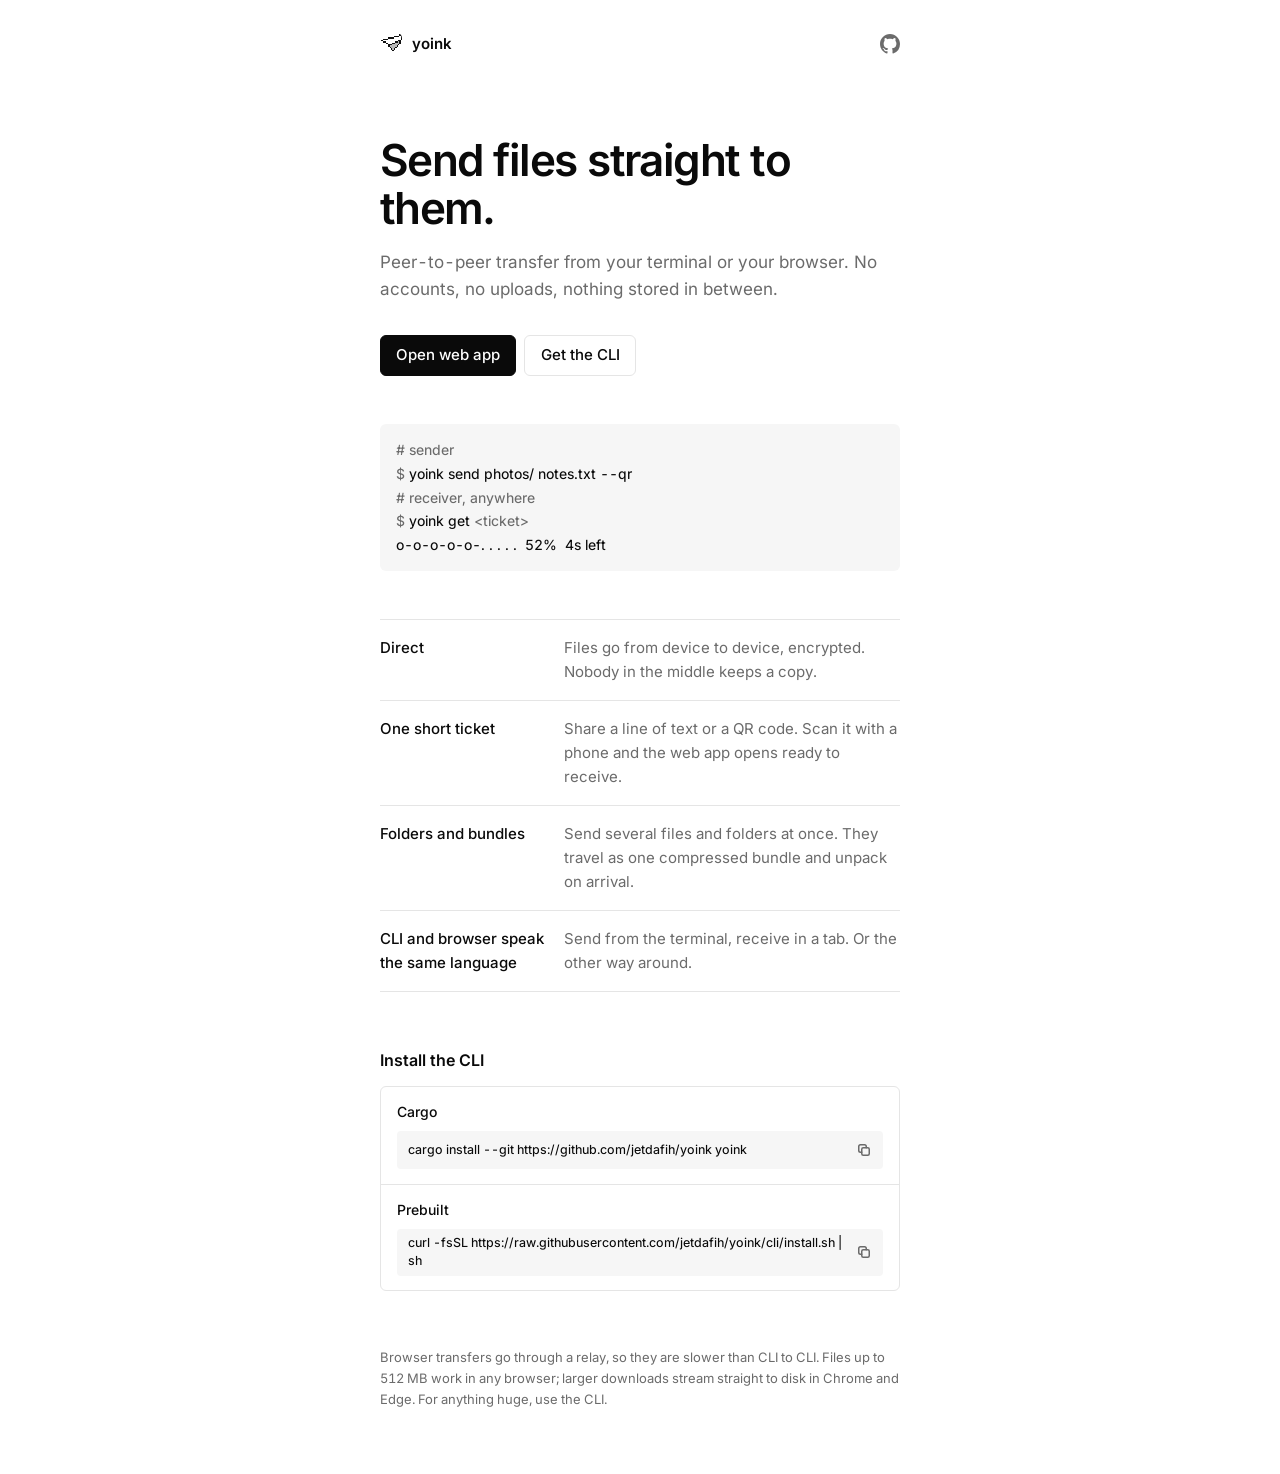
<file: web/www/index.html>
<!doctype html>
<html lang="en">
<head>
<meta charset="utf-8">
<meta name="viewport" content="width=device-width, initial-scale=1, viewport-fit=cover">
<title>yoink · send files, no strings attached</title>
<meta name="description" content="Peer-to-peer file transfer. No accounts, no uploads, no servers holding your files.">
<link rel="icon" href="logo.svg">
<link rel="preload" href="fonts/inter.woff2" as="font" type="font/woff2" crossorigin>
<link rel="stylesheet" href="style.css">
</head>
<body>
<main>
  <nav>
    <a class="brand" href="./"><img src="logo.svg" alt="">yoink</a>
    <a class="link" href="https://github.com/jetdafih/yoink" aria-label="yoink on GitHub" title="GitHub">
      <svg viewBox="0 0 16 16" aria-hidden="true" fill="currentColor"><path d="M8 0C3.58 0 0 3.58 0 8c0 3.54 2.29 6.53 5.47 7.59.4.07.55-.17.55-.38 0-.19-.01-.82-.01-1.49-2.01.37-2.53-.49-2.69-.94-.09-.23-.48-.94-.82-1.13-.28-.15-.68-.52-.01-.53.63-.01 1.08.58 1.23.82.72 1.21 1.87.87 2.33.66.07-.52.28-.87.51-1.07-1.78-.2-3.64-.89-3.64-3.95 0-.87.31-1.59.82-2.15-.08-.2-.36-1.02.08-2.12 0 0 .67-.21 2.2.82.64-.18 1.32-.27 2-.27s1.36.09 2 .27c1.53-1.04 2.2-.82 2.2-.82.44 1.1.16 1.92.08 2.12.51.56.82 1.27.82 2.15 0 3.07-1.87 3.75-3.65 3.95.29.25.54.73.54 1.48 0 1.07-.01 1.93-.01 2.2 0 .21.15.46.55.38A8.01 8.01 0 0 0 16 8c0-4.42-3.58-8-8-8Z"/></svg>
    </a>
  </nav>

  <h1>Send files straight to them.</h1>
  <p class="lead">Peer-to-peer transfer from your terminal or your browser. No accounts, no uploads, nothing stored in between.</p>
  <div class="row">
    <a class="btn" href="app">Open web app</a>
    <a class="btn ghost" href="#cli">Get the CLI</a>
  </div>

<pre><span class="c"># sender</span>
<span class="p">$</span> yoink send photos/ notes.txt --qr
<span class="c"># receiver, anywhere</span>
<span class="p">$</span> yoink get <span class="c">&lt;ticket&gt;</span>
o-o-o-o-o-. . . . .  52%  4s left</pre>

  <ul class="feat">
    <li><b>Direct</b><span>Files go from device to device, encrypted. Nobody in the middle keeps a copy.</span></li>
    <li><b>One short ticket</b><span>Share a line of text or a QR code. Scan it with a phone and the web app opens ready to receive.</span></li>
    <li><b>Folders and bundles</b><span>Send several files and folders at once. They travel as one compressed bundle and unpack on arrival.</span></li>
    <li><b>CLI and browser speak the same language</b><span>Send from the terminal, receive in a tab. Or the other way around.</span></li>
  </ul>

  <h2 id="cli">Install the CLI</h2>
  <div class="install">
    <div class="opt">
      <div class="opt-head"><b>Cargo</b></div>
      <div class="cmd">
        <code>cargo install --git https://github.com/jetdafih/yoink yoink</code>
        <button class="copy" type="button" aria-label="Copy the Cargo command" data-copy>
          <svg viewBox="0 0 16 16" aria-hidden="true" fill="none" stroke="currentColor" stroke-width="1.5" stroke-linecap="round" stroke-linejoin="round"><rect x="5.75" y="5.75" width="7.5" height="7.5" rx="1.5"/><path d="M10.25 5.75V4.5A1.75 1.75 0 0 0 8.5 2.75h-4A1.75 1.75 0 0 0 2.75 4.5v4A1.75 1.75 0 0 0 4.5 10.25h1.25"/></svg>
        </button>
      </div>
    </div>
    <div class="opt">
      <div class="opt-head"><b>Prebuilt</b></div>
      <div class="cmd">
        <code>curl -fsSL https://raw.githubusercontent.com/jetdafih/yoink/cli/install.sh | sh</code>
        <button class="copy" type="button" aria-label="Copy the install script command" data-copy>
          <svg viewBox="0 0 16 16" aria-hidden="true" fill="none" stroke="currentColor" stroke-width="1.5" stroke-linecap="round" stroke-linejoin="round"><rect x="5.75" y="5.75" width="7.5" height="7.5" rx="1.5"/><path d="M10.25 5.75V4.5A1.75 1.75 0 0 0 8.5 2.75h-4A1.75 1.75 0 0 0 2.75 4.5v4A1.75 1.75 0 0 0 4.5 10.25h1.25"/></svg>
        </button>
      </div>
    </div>
  </div>
  <p class="sr" id="copied" role="status" aria-live="polite"></p>

  <footer>Browser transfers go through a relay, so they are slower than CLI to CLI. Files up to 512 MB work in any browser; larger downloads stream straight to disk in Chrome and Edge. For anything huge, use the CLI.</footer>
</main>
<script type="module" src="widgets.js"></script>
<script>
const CHECK = '<svg viewBox="0 0 16 16" aria-hidden="true" fill="none" stroke="currentColor" stroke-width="1.5" stroke-linecap="round" stroke-linejoin="round"><path d="M3.25 8.5 6.25 11.5 12.75 5"/></svg>';
const status = document.querySelector("#copied");

for (const b of document.querySelectorAll("[data-copy]")) {
  const icon = b.innerHTML;
  const cmd = b.parentElement.querySelector("code");
  const text = cmd.textContent.trim();
  const label = b.getAttribute("aria-label");

  b.onclick = async () => {
    clearTimeout(b._t);
    try {
      await navigator.clipboard.writeText(text);
      b.innerHTML = CHECK;
      b.classList.add("done");
      b.setAttribute("aria-label", "Copied");
      status.textContent = "Copied to clipboard";
    } catch {
      const r = document.createRange();
      r.selectNodeContents(cmd);
      getSelection().removeAllRanges();
      getSelection().addRange(r);
      b.setAttribute("aria-label", "Press Ctrl+C to copy");
      status.textContent = "Press Ctrl+C to copy";
    }
    b._t = setTimeout(() => {
      b.innerHTML = icon;
      b.classList.remove("done");
      b.setAttribute("aria-label", label);
      status.textContent = "";
    }, 1500);
  };
}
</script>
</body>
</html>
</file>
<file: web/www/style.css>
@font-face {
  font-family: "Inter";
  src: url(fonts/inter.woff2) format("woff2");
  font-weight: 100 900;
  font-display: swap;
}
:root {
  --bg: #fff;
  --fg: #0a0a0a;
  --dim: #6b6b6b;
  --line: #e5e5e5;
  --soft: #f6f6f6;
  --err: #c62828;
  --r: 6px;
  --font: "Inter", system-ui, sans-serif;
}
@media (prefers-color-scheme: dark) {
  :root { --bg: #0a0a0a; --fg: #ededed; --dim: #8a8a8a; --line: #262626; --soft: #141414; --err: #ef5350; }
}
* { box-sizing: border-box; font-family: var(--font); }
html { -webkit-text-size-adjust: 100%; }
body {
  margin: 0; background: var(--bg); color: var(--fg);
  font-size: 15px; line-height: 1.6; font-feature-settings: "cv11", "ss03"; font-variant-numeric: tabular-nums;
  -webkit-font-smoothing: antialiased;
  padding: env(safe-area-inset-top) 0 env(safe-area-inset-bottom);
}
a { color: inherit; text-underline-offset: 3px; }
main { max-width: 560px; margin: 0 auto; padding: 2rem 1.25rem 4rem; }
nav { display: flex; align-items: center; justify-content: space-between; margin-bottom: 5rem; }
nav a.brand { display: flex; align-items: center; gap: .6rem; font-weight: 600; text-decoration: none; }
nav img { width: 22px; height: 22px; border-radius: 5px; }
nav a.link { display: flex; align-items: center; color: var(--dim); text-decoration: none; }
nav a.link svg { width: 20px; height: 20px; }
nav a.link:hover { color: var(--fg); }
h1 { font-size: clamp(2rem, 8vw, 2.75rem); font-weight: 600; line-height: 1.1; margin: 0 0 1rem; letter-spacing: -.035em; }
h2 { font-size: 1rem; font-weight: 600; margin: 3.5rem 0 .75rem; }
p.lead { color: var(--dim); font-size: 1.0625rem; margin: 0 0 2rem; max-width: 34rem; }
.btn {
  display: inline-block; text-align: center; user-select: none; background: var(--fg); color: var(--bg); border: 1px solid var(--fg); border-radius: var(--r);
  padding: .5rem .95rem; font-size: .9375rem; font-weight: 500; cursor: pointer; text-decoration: none; line-height: 1.5;
}
.btn:hover { opacity: .86; }
.btn.ghost { background: none; color: var(--fg); border-color: var(--line); }
.btn.ghost:hover { border-color: var(--fg); opacity: 1; }
.btn[disabled] { opacity: .35; cursor: default; }
:focus-visible { outline: 2px solid var(--fg); outline-offset: 2px; }
.row { display: flex; gap: .5rem; flex-wrap: wrap; }
pre, code, .mono { font-weight: 450; }
pre {
  background: var(--soft); border-radius: var(--r); padding: .9rem 1rem; overflow-x: auto;
  font-size: .875rem; line-height: 1.7; margin: 3rem 0; white-space: pre;
}
pre .p, pre .c { color: var(--dim); }
ul.feat { list-style: none; padding: 0; margin: 0; border-top: 1px solid var(--line); }
ul.feat li { display: grid; grid-template-columns: 10.5rem 1fr; gap: 1rem; padding: 1rem 0; border-bottom: 1px solid var(--line); }
ul.feat b { font-weight: 500; }
ul.feat span { color: var(--dim); }
@media (max-width: 520px) { ul.feat li { grid-template-columns: 1fr; gap: .15rem; } }
footer { color: var(--dim); font-size: .8125rem; margin-top: 3.5rem; }
/* app */
.tabs { display: flex; gap: 1.25rem; border-bottom: 1px solid var(--line); margin-bottom: 1.5rem; }
.tabs y-tab {
  border: 0; border-bottom: 1px solid transparent; margin-bottom: -1px; background: none; color: var(--dim);
  font-size: .9375rem; font-weight: 500; padding: .5rem 0; cursor: pointer;
}
.tabs y-tab:hover { color: var(--fg); }
.tabs y-tab.on { color: var(--fg); border-bottom-color: var(--fg); }
.drop {
  border: 1px dashed var(--line); border-radius: var(--r); padding: 2.5rem 1rem; text-align: center;
  color: var(--dim); cursor: pointer; transition: border-color .15s;
}
.drop:hover, .drop.over { border-color: var(--fg); color: var(--fg); }
.drop b { color: var(--fg); font-weight: 500; }
.files { list-style: none; padding: 0; margin: 1rem 0; font-size: .875rem; max-height: 12rem; overflow: auto; }
.files li { display: flex; justify-content: space-between; gap: 1rem; padding: .35rem 0; border-bottom: 1px solid var(--line); }
.files li span:last-child { color: var(--dim); white-space: nowrap; }
.box { border: 1px solid var(--line); border-radius: var(--r); padding: 1rem; margin: 1rem 0; }
.ticket { font-size: .8125rem; font-weight: 450; word-break: break-all; margin: 0 0 .75rem; }
.hint { color: var(--dim); font-size: .8125rem; margin: .5rem 0 0; }
canvas { display: block; margin: 1rem 0 0; border-radius: 4px; image-rendering: pixelated; max-width: 100%; }
.pair { display: flex; gap: .5rem; margin-bottom: .75rem; }
.pair input { flex: 1; min-width: 0; margin: 0; }
.split { display: flex; align-items: center; justify-content: space-between; gap: 1rem; }
.split .hint { margin: 0; }
input[type=text] {
  width: 100%; padding: .55rem .75rem; border-radius: var(--r); border: 1px solid var(--line);
  background: var(--bg); color: var(--fg); font-size: .875rem; margin-bottom: .6rem;
}
input[type=text]:focus { outline: none; border-color: var(--fg); }
.trail { font-size: .875rem; font-weight: 450; white-space: pre; overflow-x: auto; margin: .5rem 0; }
.err { color: var(--err); }
[hidden] { display: none !important; }
@media (prefers-reduced-motion: reduce) { * { transition: none !important; } }
pre .p { user-select: none; }
/* install */
.install { border: 1px solid var(--line); border-radius: var(--r); margin-top: .75rem; overflow: hidden; }
.opt { padding: .8rem 1rem .9rem; }
.opt + .opt { border-top: 1px solid var(--line); }
.opt-head { margin-bottom: .45rem; }
.opt-head b { font-size: .875rem; font-weight: 500; }
.cmd { display: flex; align-items: center; gap: .35rem; min-width: 0; background: var(--soft); border-radius: 4px; padding: .3rem .3rem .3rem .7rem; }
.cmd code { flex: 1; min-width: 0; white-space: pre-wrap; overflow-wrap: anywhere; font-size: .8125rem; line-height: 1.5; }
@media (min-width: 521px) { .cmd code { font-size: .78rem; } }
.copy {
  flex: none; display: grid; place-items: center; width: 1.8rem; height: 1.8rem; padding: 0;
  border: 0; border-radius: 4px; background: none; color: var(--dim); cursor: pointer;
  transition: color .15s, background .15s;
}
.copy:hover { color: var(--fg); background: var(--line); }
.copy.done { color: var(--fg); }
.copy svg { width: 1rem; height: 1rem; }
.sr { position: absolute; width: 1px; height: 1px; padding: 0; margin: -1px; overflow: hidden; clip: rect(0 0 0 0); white-space: nowrap; border: 0; }
</file>
